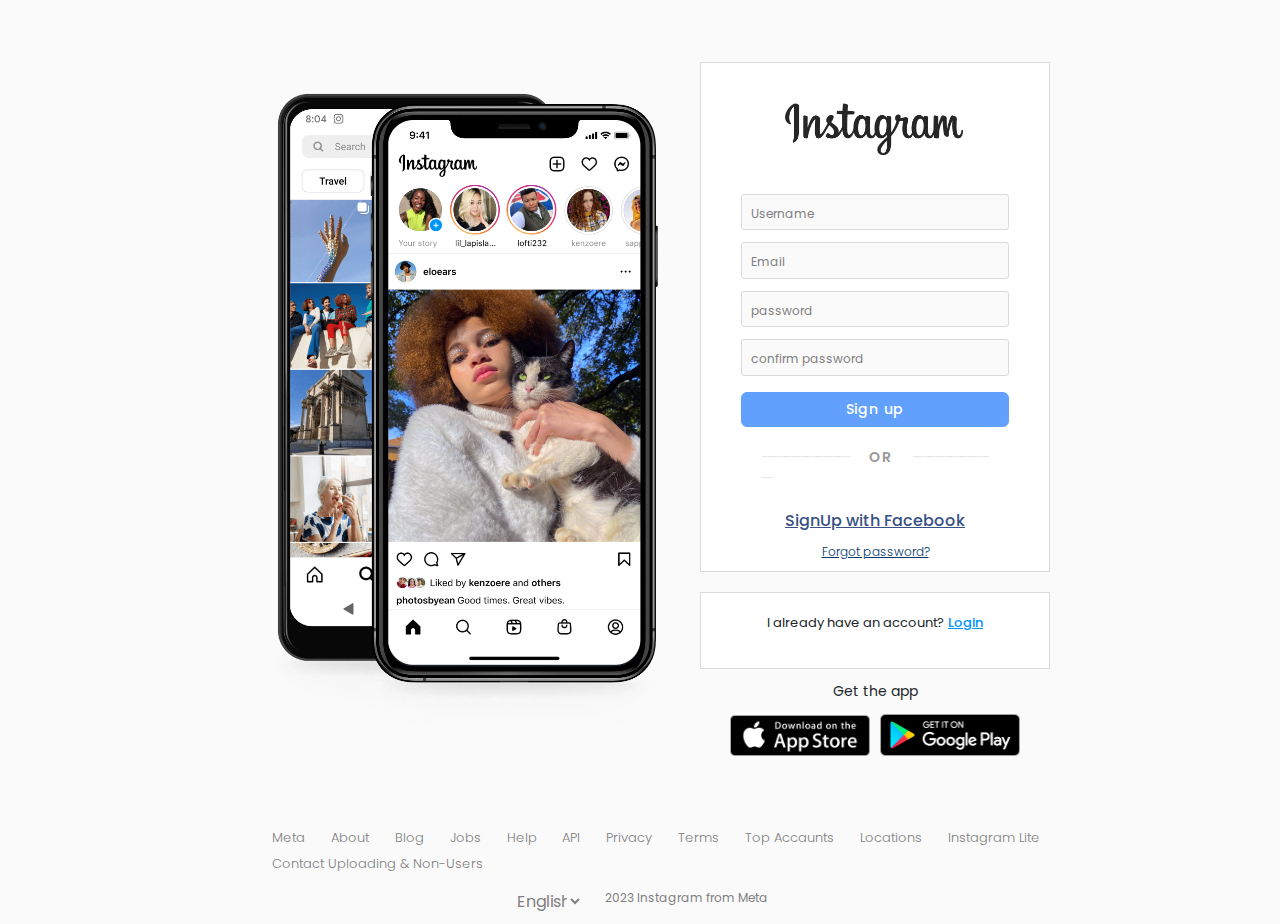
<file: index.html>
<!DOCTYPE html>
<html lang="en">
  <head>
    <meta charset="UTF-8" />
    <meta http-equiv="X-UA-Compatible" content="IE=edge" />
    <meta name="viewport" content="width=device-width, initial-scale=1.0" />
    <link rel="shortcut icon" href="assets/favicon.svg" type="image/x-icon" />
    <title>Instagram</title>
    <link
      rel="stylesheet"
      href="./bootstrap-5.3.1-dist/css/bootstrap.min.css"
    />
    <link rel="stylesheet" href="css/login.css" />
  </head>
  <body>
    <div class="container">
      <div class="form-c">
        <div class="slider">
          <img src="imgs/bannerBG.png" alt="" />
          <img class="slider-img" src="imgs/banner1.png" alt="" />
        </div>
        
        <div class="form-steps">
          <form class="form">
            <div class="logoIcon-c">
              <img src="imgs/icons.png" alt="" />
            </div>
            <div class="inpt-c">
              <input
                id="sign-username"
                onkeyup="changeInput('label-username',this)"
                type="text"
                
              />
              <label id="label-username" for="">Username</label>
            </div>
            <div class="inpt-c">
              <input
                id="sign-email"
                onkeyup="changeInput('label-email',this)"
                type="email"
                class="form-control "
              />
              <label id="label-email" for="">Email</label>
            </div>
            <div class="inpt-c">
              <input
                id="sign-pass"
                onkeyup="changeInput('label-pass',this)"
                type="password"
                class="form-control "
              />
              <label id="label-pass" for="">password</label>
            </div>
            <div class="inpt-c">
              <input
                id="sign-con-pass"
                onkeyup="changeInput('label-con-pass',this)"
                type="password"
                class="form-control "
              />
              <label id="label-con-pass" for="">confirm password</label>
            </div>
          
              <button type="button" id="btn-sign" class="btn btn-primary disabled"  >Sign up</button>
              
            
            <p id="OR-line">----------------<span>OR</span>----------------</p>
            <a id="login-facebook" href="">SignUp with Facebook</a>
            <p class="err-message">
              There was a problem SignUp you into Instagram. Please try again
              soon.
            </p>
            <a id="forgot-pass" href="">Forgot password?</a>
          </form>
          <div class="subForm">
            <p>I already have an account? <a href="login.html">Login</a></p>
          </div>
          <p>Get the app</p>
          <div class="img-c" style="padding-bottom: 10px;">
            <a href="">
              <img src="imgs/app-store.png" alt="" />
            </a>
            <a href="">
              <img src="imgs/play-market.png" alt="" />
            </a>
          </div>
        </div>
      </div>
      <footer>
        <ul>
          <li>Meta</li>
          <li>About</li>
          <li>Blog</li>
          <li>Jobs</li>
          <li>Help</li>
          <li>API</li>
          <li>Privacy</li>
          <li>Terms</li>
          <li>Top Accaunts</li>
          <li>Locations</li>
          <li>Instagram Lite</li>
          <li>Contact Uploading & Non-Users</li>
        </ul>
        <div class="foot-end">
          <select name="" id="">
            <option value="">English</option>
            <option value="">Russian</option>
            <option value="">Azerbaijani</option>
            <option value="">Turkish</option>
          </select>
          <span> 2023 Instagram from Meta</span>
        </div>
      </footer>
    </div>
  </body>

  <script src="js/validationSign.js"></script>
</html>
</file>
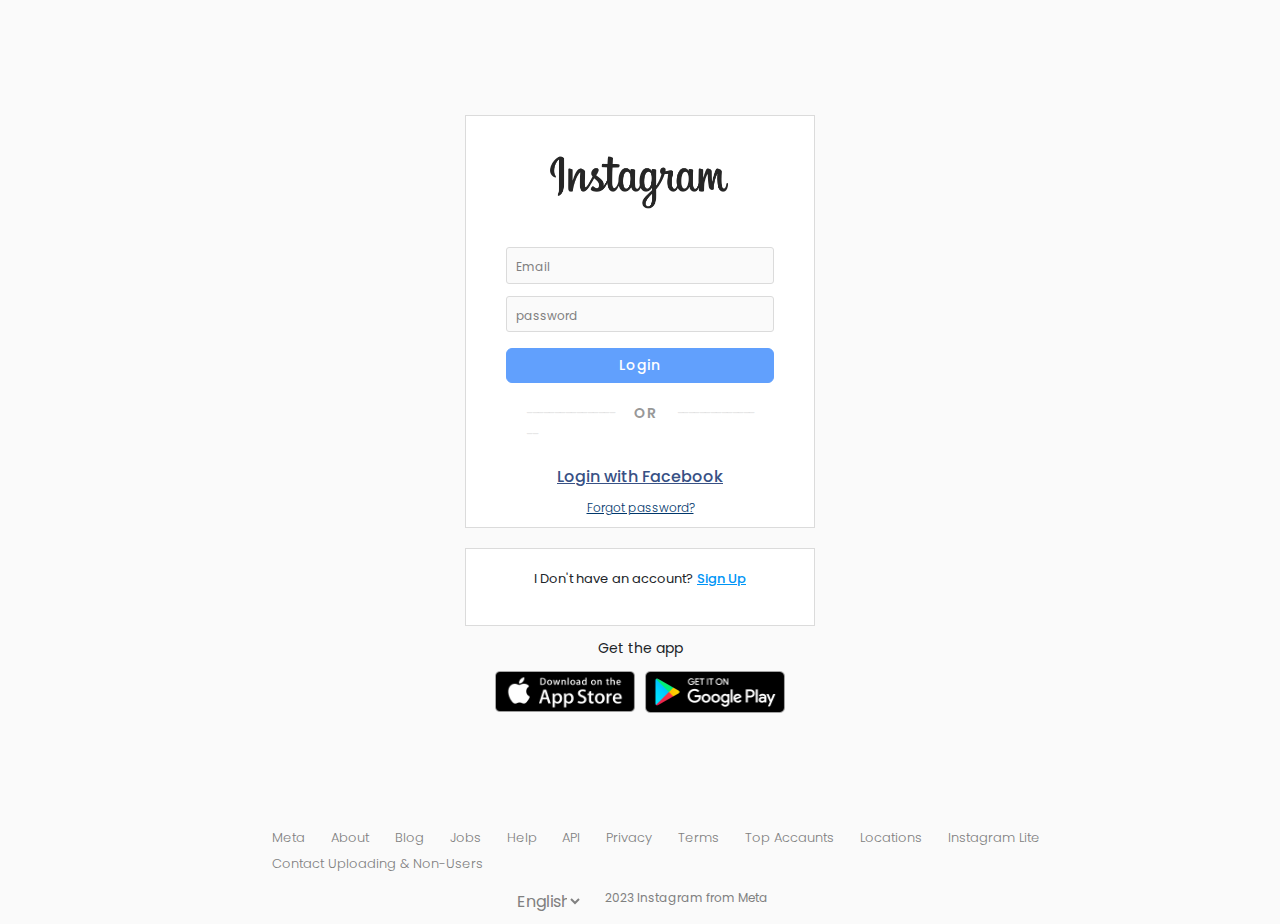
<file: login.html>
<!DOCTYPE html>
<html lang="en">
  <head>
    <meta charset="UTF-8" />
    <meta http-equiv="X-UA-Compatible" content="IE=edge" />
    <meta name="viewport" content="width=device-width, initial-scale=1.0" />
    <link rel="shortcut icon" href="assets/favicon.svg" type="image/x-icon" />
    <title>Instagram</title>
     <link
      rel="stylesheet"
      href="./bootstrap-5.3.1-dist/css/bootstrap.min.css"
    />
    <link rel="stylesheet" href="css/login.css" />
  </head>
  <body>
    <div class="container">
      <div class="form-c">
        <div class="form-steps">
          <form class="form">
            <div class="logoIcon-c">
              <img src="imgs/icons.png" alt="" />
            </div>

            <div class="inpt-c">
              <input
                id="login-email"
                onkeyup="changeInput('label-email',this)"
                type="email"
              />
              <label id="label-email" for="">Email</label>
            </div>
            <div class="inpt-c">
              <input
                id="login-pass"
                onkeyup="changeInput('label-pass',this)"
                type="password"
              />
              <label id="label-pass" for="">password</label>
            </div>

            <button id="btn-login" >
              Login
            </button>
            <p id="OR-line">----------------<span>OR</span>----------------</p>
            <a id="login-facebook" href="">Login with Facebook</a>
            <p class="err-message">
              There was a problem Logging you into Instagram. Please try again
              soon.
            </p>
            <a id="forgot-pass" href="">Forgot password?</a>
          </form>
          <div class="subForm">
            <p>I Don't have an account? <a href="index.html">Sign Up</a></p>
          </div>
          <p>Get the app</p>
          <div class="img-c">
            <a href="">
              <img src="imgs/app-store.png" alt="" />
            </a>
            <a href="">
              <img src="imgs/play-market.png" alt="" />
            </a>
          </div>
        </div>
      </div>
      <footer>
        <ul>
          <li>Meta</li>
          <li>About</li>
          <li>Blog</li>
          <li>Jobs</li>
          <li>Help</li>
          <li>API</li>
          <li>Privacy</li>
          <li>Terms</li>
          <li>Top Accaunts</li>
          <li>Locations</li>
          <li>Instagram Lite</li>
          <li>Contact Uploading & Non-Users</li>
        </ul>
        <div class="foot-end">
          <select name="" id="">
            <option value="">English</option>
            <option value="">Russian</option>
            <option value="">Azerbaijani</option>
            <option value="">Turkish</option>
          </select>
          <span> 2023 Instagram from Meta</span>
        </div>
      </footer>
    </div>
  </body>

  <script src="js/validLogin.js"></script>
</html>
</file>
<file: css/login.css>
@import url("https://fonts.googleapis.com/css2?family=Poppins:wght@100;200;300;400;500;600;700;800;900&display=swap");
* {
  margin: 0;
  padding: 0;
  list-style: none;
  text-decoration: none;
  border: 0;
  outline: 0;
  font-family: "Poppins", sans-serif;
  box-sizing: border-box;
}
button {
  cursor: pointer;
}
body {
  background: rgb(250, 250, 250);
}
.container {
  max-width: 1440px;
  margin: 0 auto;
}
.form-c {
  min-height: 92vh;
  display: flex;
  align-items: center;
  justify-content: center;
}
.slider {
  max-width: 470px;
  border: 1px solid back;
  position: relative;
}
.slider > img {
  max-width: 100%;
  max-height: 100%;
}
.slider-img {
  width: 53.8%;
  position: absolute;
  top: 4%;
  right: 12.6%;
  transition: 0.2s;
}
.form {
  display: flex;
  flex-direction: column;
  align-items: center;
  padding: 40px 40px 10px 40px;
  width: 100%;
  max-width: 350px;
  background: #fff;
  border: 1px solid rgb(219, 219, 219);
}
.form > .logoIcon-c {
  height: 60px;
  overflow: hidden;
  width: 180px;
  margin-bottom: 25px;
}
.form > .logoIcon-c > img {
  width: 180px;
}
.inpt-c {
  position: relative;
  width: 100%;
}
.inpt-c > input {
  border-radius: 3px;
  background: rgb(250, 250, 250);
  padding: 10px 4px 5px 8px;
  color: rgb(38, 38, 38);
  border: 1px solid rgb(219, 219, 219);
  margin: 6px 0;
  width: 100%;
  font-size: 13px;
}
.inpt-c > input:focus {
  border: 1px solid rgb(175, 175, 175);
}
label {
  position: absolute;
  top: 17px;
  left: 10px;
  pointer-events: none;
  color: grey;
  font-size: 12px;
  transition: 0.1s all;
}
.inpt-focused {
  top: 8px;
  left: 5px;
  font-size: 9px;
}
.form > button {
  width: 100%;
  background: rgb(0, 149, 246);
  color: #fff;
  padding: 6px;
  border-radius: 6px;
  margin-top: 10px;
  font-size: 14px;
  letter-spacing: 0.8px;
  font-weight: 500;
  transition: 0.2s;
}
.form > button:hover {
  background: rgb(24, 119, 242);
}
/* .form > button:disabled {
  background: #67b6fa;
} */
.err-message {
  
  color: rgb(237, 73, 86);
  font-size: 13px;
  letter-spacing: 0.5px;
  text-align: center;
  font-weight: 400;
  margin: 20px 0;
  display: none;
}
.show-err-b{
  display: block;
}
#OR-line {
  font-size: 14px;
  margin: 20px;
  color: rgba(196, 196, 196, 0.418);
  letter-spacing: -2.5px;
}
#OR-line > span {
  margin: 0 20px;
  letter-spacing: 0.8px;
  color: rgb(152, 152, 152);
  font-weight: 600;
}
#login-facebook {
  color: #385185;
  font-weight: 500;
}
#forgot-pass {
  color: rgb(0, 55, 107);
  font-size: 12px;
  font-weight: 300;
  margin-top: 10px;
}
.subForm {
  margin-top: 20px;
  display: flex;
  flex-direction: column;
  align-items: center;
  padding: 20px;
  background: #fff;
  border: 1px solid rgb(219, 219, 219);
}
.subForm > p {
  font-size: 13px;
}
.subForm > p > a {
  color: rgb(0, 149, 246);
  font-weight: 500;
}
.form-steps > p {
  text-align: center;
  margin: 12px 0;
  font-size: 14px;
}
.form-steps > .img-c {
  width: 100%;
  display: flex;
  align-items: center;
  justify-content: center;
  gap: 10px;
}
.form-steps > .img-c > a > img {
  max-width: 140px;
}
footer {
width: 100%;
  max-width: 800px;
  margin: 0 auto;
}
footer > ul {
  display: flex;
  flex-wrap: wrap;
  gap: 6px;
  justify-content: space-between;
}
footer > ul > li{
    font-size: 13px;
    color: grey;
    font-weight: 300;
}

.foot-end {
    margin: 10px 0;
    display: flex;
    gap: 22px;
    justify-content: center;
    color: grey;
}
.foot-end > select{
    width: 70px;
    color: grey;
    background: transparent;
}
.foot-end>span{
    font-size: 12px;
}

@media screen and (max-width:870px){
    .slider{
        display: none;
    }
    footer{
        padding: 10px;
    }
    footer > ul {
        justify-content: center;
    }
}

form.active {
  transform: translateY(-50%);
  opacity: 1;
  z-index: 200;
  transition-delay: .3s;
}
</file>
